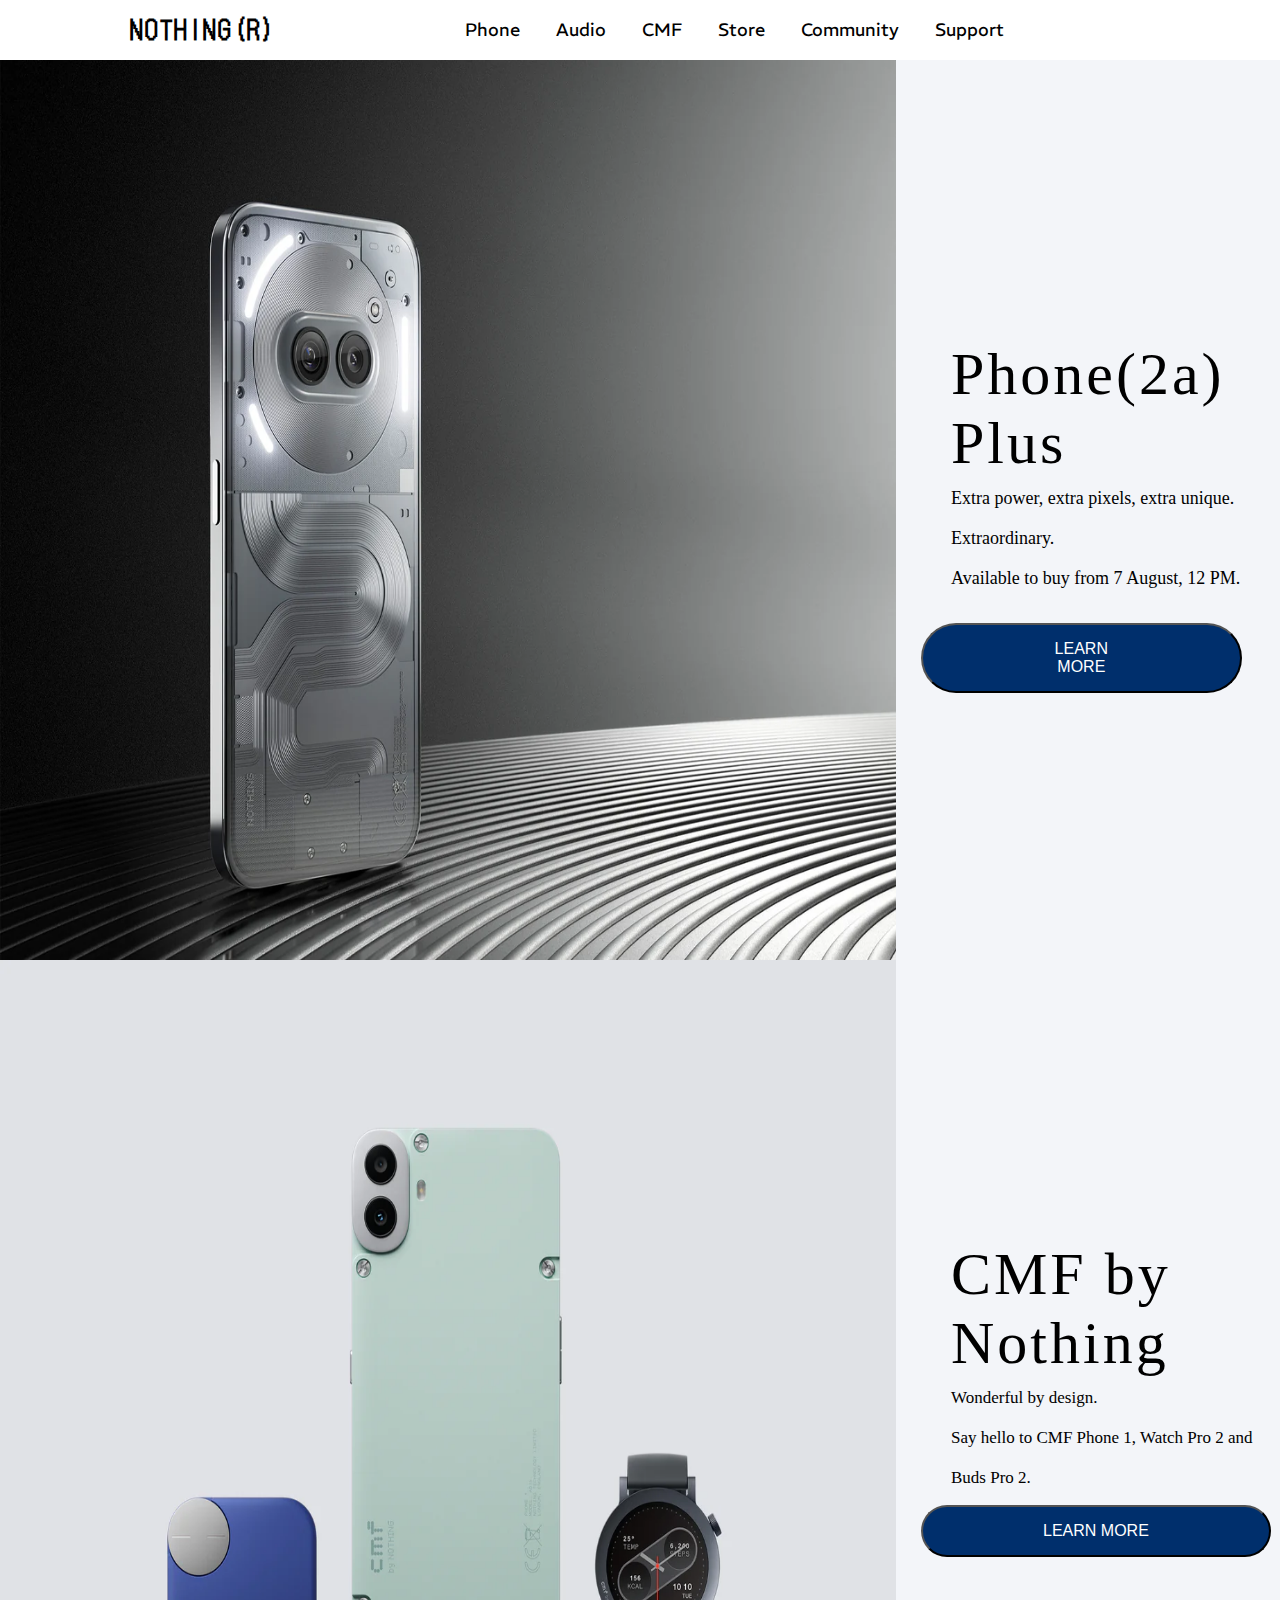
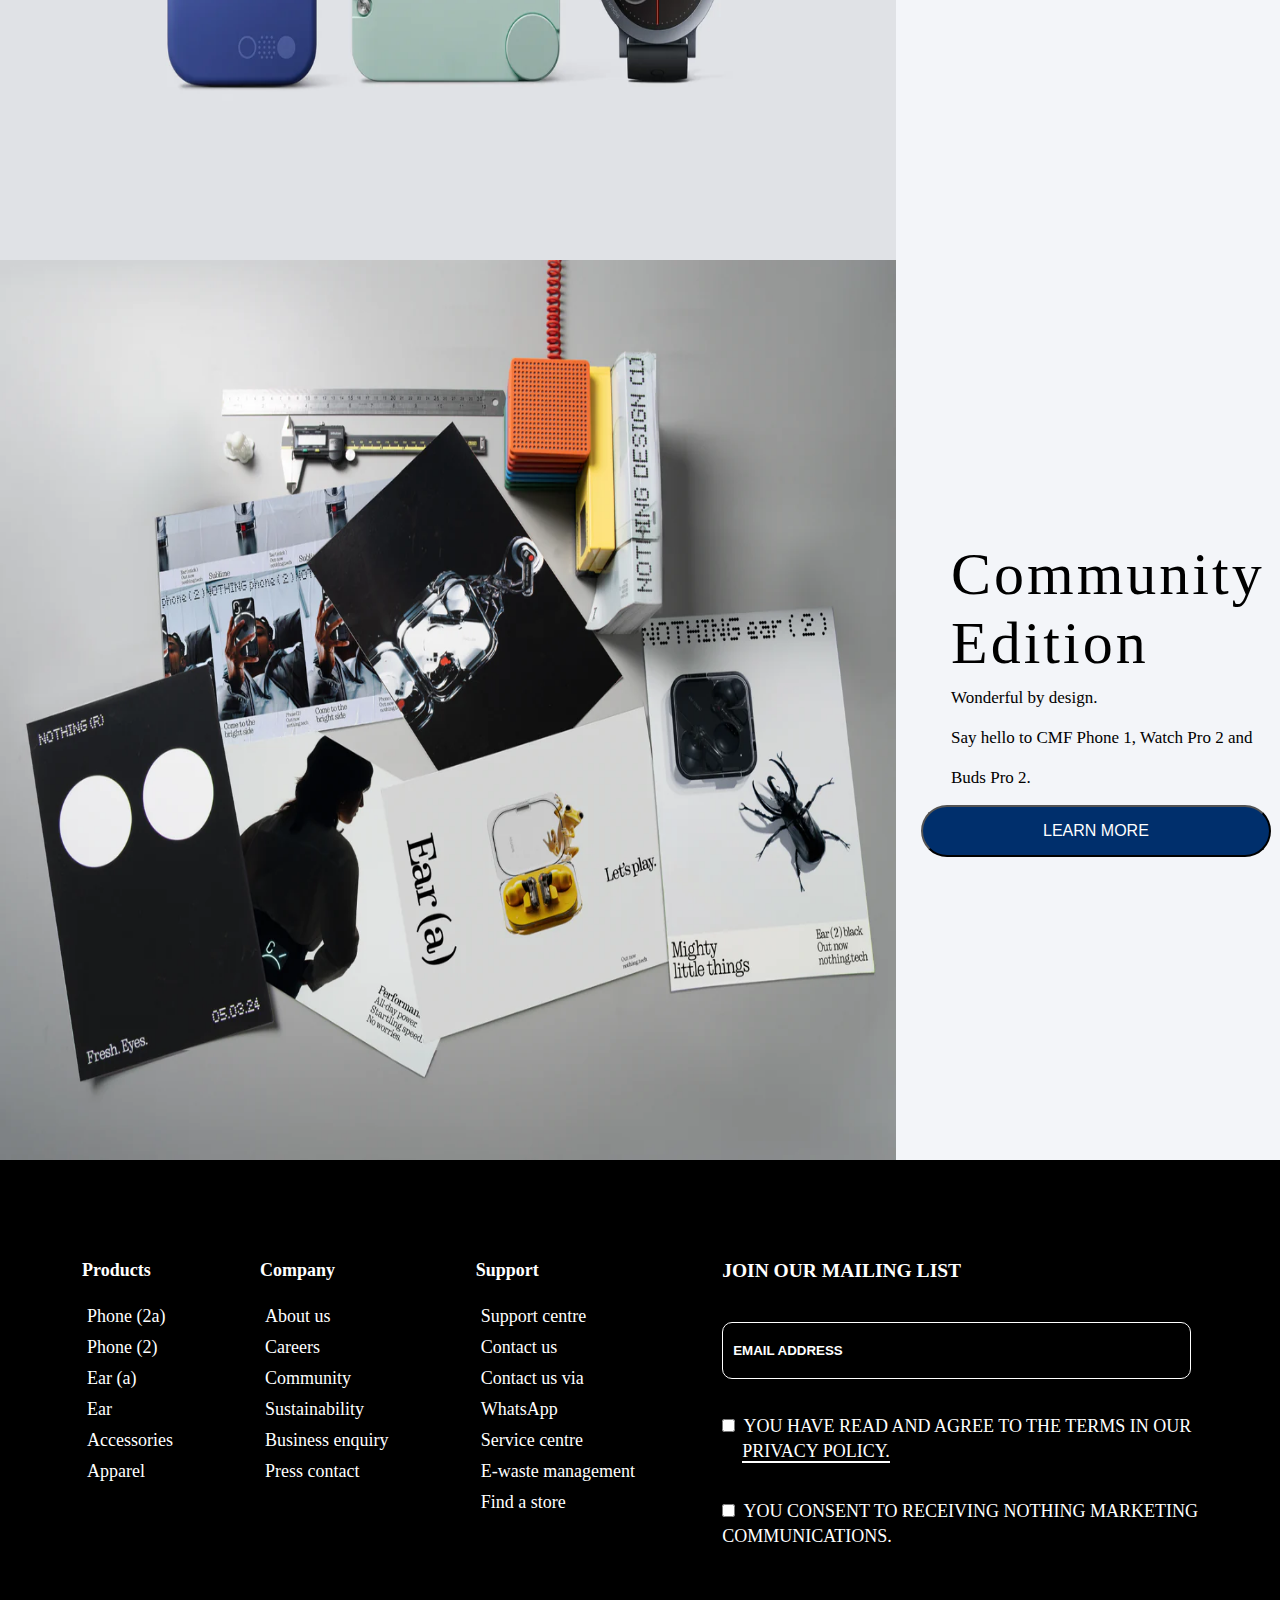
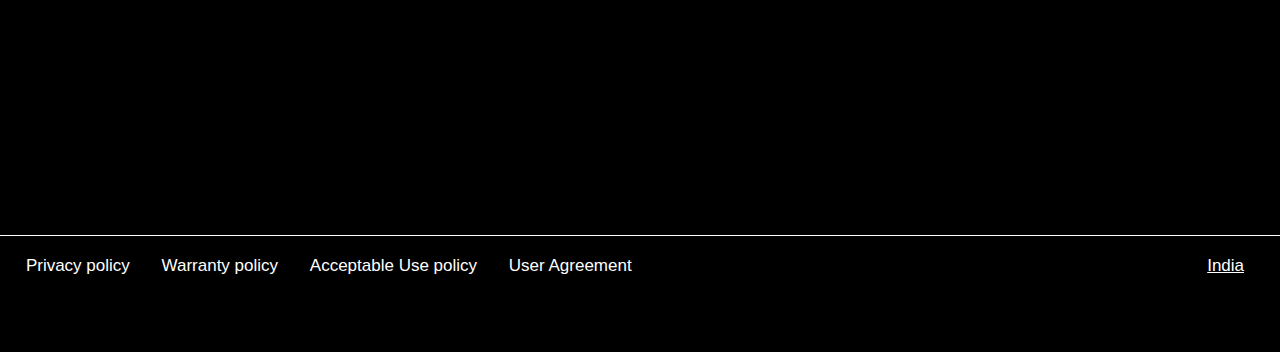
<file: index.html>
<!DOCTYPE html>
<html lang="en">
<head>
    <meta charset="UTF-8">
    <meta name="viewport" content="width=device-width, initial-scale=1.0">
    <title>Nothing</title>
    <link rel="stylesheet" href="style.css">
    <link rel="stylesheet" href="https://cdnjs.cloudflare.com/ajax/libs/font-awesome/6.6.0/css/all.min.css" integrity="sha512-Kc323vGBEqzTmouAECnVceyQqyqdsSiqLQISBL29aUW4U/M7pSPA/gEUZQqv1cwx4OnYxTxve5UMg5GT6L4JJg==" crossorigin="anonymous" referrerpolicy="no-referrer" />
    <link rel="preconnect" href="https://fonts.googleapis.com">
<link rel="preconnect" href="https://fonts.gstatic.com" crossorigin>
<link href="https://fonts.googleapis.com/css2?family=Caveat:wght@400..700&family=Edu+AU+VIC+WA+NT+Hand:wght@400..700&family=Edu+TAS+Beginner:wght@400..700&family=Open+Sans:ital,wght@0,300..800;1,300..800&family=REM:wght@100..900&family=Rubik:ital,wght@0,300..900;1,300..900&display=swap" rel="stylesheet">
<link rel="preconnect" href="https://fonts.googleapis.com">
<link rel="preconnect" href="https://fonts.gstatic.com" crossorigin>
<link href="https://fonts.googleapis.com/css2?family=Caveat:wght@400..700&family=Codystar:wght@300;400&family=DotGothic16&family=Edu+AU+VIC+WA+NT+Hand:wght@400..700&family=Edu+TAS+Beginner:wght@400..700&family=Open+Sans:ital,wght@0,300..800;1,300..800&family=REM:wght@100..900&family=Rubik:ital,wght@0,300..900;1,300..900&display=swap" rel="stylesheet">

</head>
<body>
    <nav class="header">
        <div class="logo">
            <a href="index.html"><h2>NOTHING(R)</h2></a>
        </div>
        <div class="section">
            <ul class="lists">
                <a href=""><li>Phone</li></a>
                <a href=""><li>Audio</li></a>
                <a href=""><li>CMF</li></a>
                <a href=""><li>Store</li></a>
                <a href=""><li>Community</li></a>
                <a href=""><li>Support</li></a>
            </ul>
        </div>
        <div class="login">
            <a href="login.html"><i class="fa-regular fa-user"></i></a>
        </div>
    </nav>
    <div class="container">
        <div class="first">
            <img src="phone-2a-plus-desktop_1292x.webp" alt="">
            <aside class="first-side">
                <h1>Phone(2a) <br>Plus</h1>
                <p>Extra power, extra pixels, extra unique.</p>

                 <p> Extraordinary. </p>
                    
                 <p>Available to buy from 7 August, 12 PM.
                 </p><br>
                <button>LEARN MORE</button>
            </aside>
        </div>
        <div class="second">
            <img src="Homepage_-_Desktop_-_1560x2040_801a445f-c46b-472c-8c85-0f69c6401306_1292x.webp" alt="">
            <aside class="second-side">
                <h1>CMF by <br>Nothing</h1>
                <p>Wonderful by design.</p>

                <p>Say hello to CMF Phone 1, Watch Pro 2 and Buds Pro 2.</p>

                <button>LEARN MORE</button>
            </aside>
        </div>
        <div class="third">
            <img src="homepage-desktop_1_1292x.webp" alt="">
            <aside class="third-side">
                <h1>Community <br>Edition</h1>
                <p>Wonderful by design.</p>

                <p>Say hello to CMF Phone 1, Watch Pro 2 and Buds Pro 2.</p>

                <button>LEARN MORE</button>
            </aside>
        </div>
        <footer class="footer">
            <div class="products">
                <h2>Products</h2>
                <p>Phone (2a)</p>
                <p>Phone (2)</p>
                <p>Ear (a)</p>
                <p>Ear</p>    
                <p>Accessories</p> 
                <p>Apparel</p>
            </div>
            <div class="company">
                <h2>Company</h2>
                <p>About us</p>
                <p>Careers</p>
                <p>Community</p>
                <p>Sustainability</p>    
                <p>Business enquiry</p> 
                <p>Press contact</p>
            </div>
            <div class="support">
                <h2>Support</h2>
                <p>Support centre</p>
                <p>Contact us</p>
                <p>Contact us via</p>
                <p>WhatsApp</p>
                <p>Service centre</p>
                <p>E-waste management</p>
                <p>Find a store</p>
            </div>
            <div class="mailing">
                <h2>JOIN OUR MAILING LIST</h2>
                <input placeholder="EMAIL ADDRESS"><br>
                <input type="checkbox" name="span">
                <label>YOU HAVE READ AND AGREE TO THE TERMS IN OUR <br> <a href="#">PRIVACY POLICY.</a></label><br>
                <input type="checkbox" name="span2">
                <label for="span2">YOU CONSENT TO RECEIVING NOTHING MARKETING <br> COMMUNICATIONS.</label>
            </div>
        </footer>
        <div class="last">
            <p>Privacy policy</p>  
            <p>Warranty policy</p> 
            <p>Acceptable Use policy</p> 
            <p>User Agreement</p> 
            <div class="social-media">
                <a href="https://www.instagram.com/nothing/?hl=en" target="_blank"><i class="fa-brands fa-instagram"></i></a>
                <a href="https://www.youtube.com/c/NothingTechnology" target="_blank"><i class="fa-brands fa-youtube"></i></a>
                <a href="https://x.com/nothing?mx=2" target="_blank"><i class="fa-brands fa-x-twitter"></i></a>
                <a href="#"><i class="fa-brands fa-tiktok"></i></a>
                <a href="https://discord.com/channels/930878214237200394/onboarding" target="_blank"><i class="fa-brands fa-discord"></i></a>
            </div>
            <a href="#">India</a>
    </div>
</body>
</html>
</file>
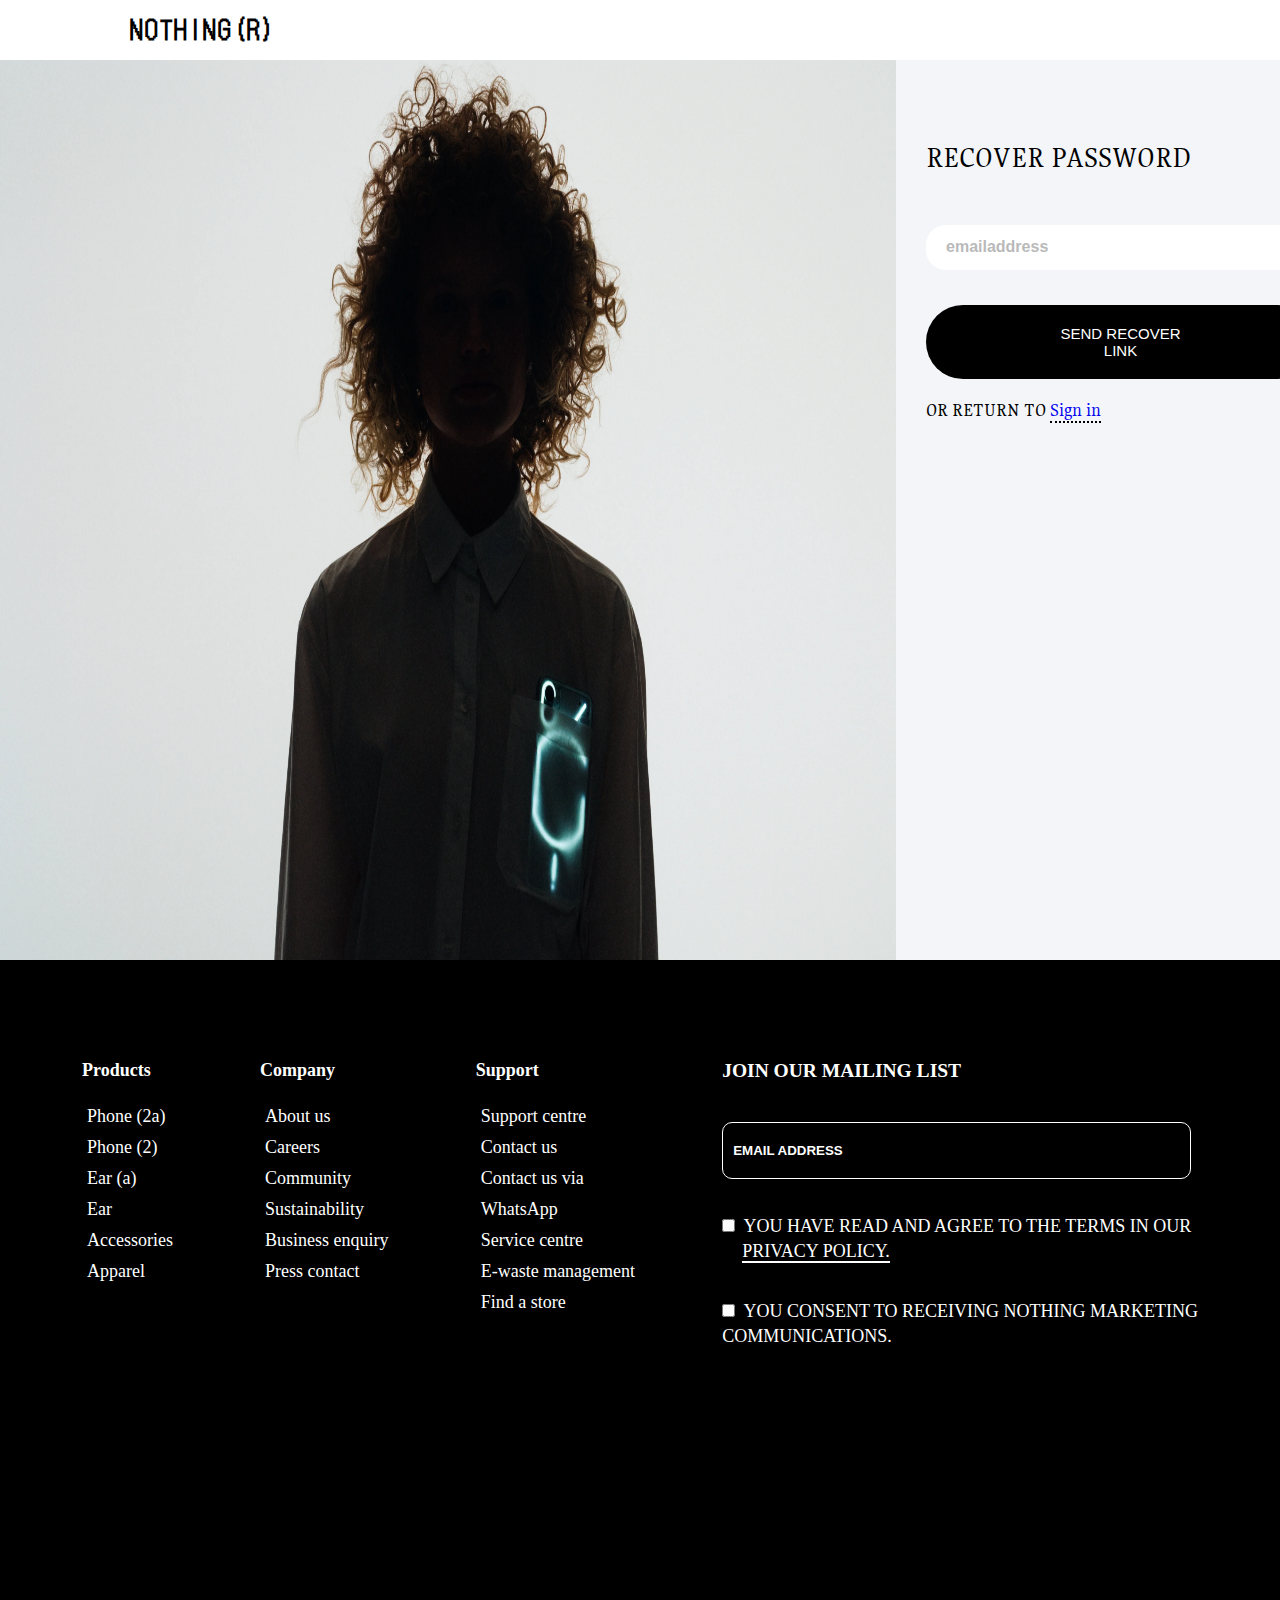
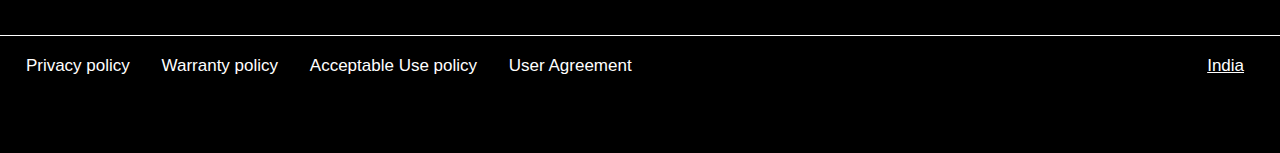
<file: forget-password.html>
<!DOCTYPE html>
<html lang="en">
<head>
    <meta charset="UTF-8">
    <meta name="viewport" content="width=device-width, initial-scale=1.0">
    <title>Document</title>
    <link rel="stylesheet" href="forger-pass.css">
    <link rel="preconnect" href="https://fonts.googleapis.com">
<link rel="preconnect" href="https://fonts.gstatic.com" crossorigin>
<link href="https://fonts.googleapis.com/css2?family=Caveat:wght@400..700&family=Codystar:wght@300;400&family=DotGothic16&family=Edu+AU+VIC+WA+NT+Hand:wght@400..700&family=Edu+TAS+Beginner:wght@400..700&family=Open+Sans:ital,wght@0,300..800;1,300..800&family=REM:wght@100..900&family=Rubik:ital,wght@0,300..900;1,300..900&display=swap" rel="stylesheet">
<link rel="preconnect" href="https://fonts.googleapis.com">
<link rel="preconnect" href="https://fonts.gstatic.com" crossorigin>
<link href="https://fonts.googleapis.com/css2?family=Caveat:wght@400..700&family=Codystar:wght@300;400&family=DotGothic16&family=Edu+AU+VIC+WA+NT+Hand:wght@400..700&family=Edu+TAS+Beginner:wght@400..700&family=Gupter:wght@400;500;700&family=Open+Sans:ital,wght@0,300..800;1,300..800&family=REM:wght@100..900&family=Rubik:ital,wght@0,300..900;1,300..900&display=swap" rel="stylesheet">
<link rel="stylesheet" href="https://cdnjs.cloudflare.com/ajax/libs/font-awesome/6.6.0/css/all.min.css" integrity="sha512-Kc323vGBEqzTmouAECnVceyQqyqdsSiqLQISBL29aUW4U/M7pSPA/gEUZQqv1cwx4OnYxTxve5UMg5GT6L4JJg==" crossorigin="anonymous" referrerpolicy="no-referrer" />
</head>
<body>
    <nav class="header">
        <div class="logo">
            <a href="index.html"><h2>NOTHING(R)</h2></a>
        </div>
    </nav>

    <div class="container">
        <img src="login-image.webp" alt="">
        <div class="login">
            <p class="name">RECOVER PASSWORD</p>

            <input placeholder="emailaddress"><br>
            
            <button>SEND RECOVER LINK</button>
            <p id="para">OR RETURN TO <a href="login.html">Sign in</a></p>
        </div>
    </div>

    <footer class="footer">
        <div class="products">
            <h2>Products</h2>
            <p>Phone (2a)</p>
            <p>Phone (2)</p>
            <p>Ear (a)</p>
            <p>Ear</p>    
            <p>Accessories</p> 
            <p>Apparel</p>
        </div>
        <div class="company">
            <h2>Company</h2>
            <p>About us</p>
            <p>Careers</p>
            <p>Community</p>
            <p>Sustainability</p>    
            <p>Business enquiry</p> 
            <p>Press contact</p>
        </div>
        <div class="support">
            <h2>Support</h2>
            <p>Support centre</p>
            <p>Contact us</p>
            <p>Contact us via</p>
            <p>WhatsApp</p>
            <p>Service centre</p>
            <p>E-waste management</p>
            <p>Find a store</p>
        </div>
        <div class="mailing">
            <h2>JOIN OUR MAILING LIST</h2>
            <input placeholder="EMAIL ADDRESS"><br>
            <input type="checkbox" name="span">
            <label>YOU HAVE READ AND AGREE TO THE TERMS IN OUR <br> <a href="#">PRIVACY POLICY.</a></label><br>
            <input type="checkbox" name="span2">
            <label for="span2">YOU CONSENT TO RECEIVING NOTHING MARKETING <br> COMMUNICATIONS.</label>
        </div>
    </footer>
    <div class="last">
        <p>Privacy policy</p>  
        <p>Warranty policy</p> 
        <p>Acceptable Use policy</p> 
        <p>User Agreement</p> 
        <div class="social-media">
            <a href="https://www.instagram.com/nothing/?hl=en" target="_blank"><i class="fa-brands fa-instagram"></i></a>
            <a href="https://www.youtube.com/c/NothingTechnology" target="_blank"><i class="fa-brands fa-youtube"></i></a>
            <a href="https://x.com/nothing?mx=2" target="_blank"><i class="fa-brands fa-x-twitter"></i></a>
            <a href="#"><i class="fa-brands fa-tiktok"></i></a>
            <a href="https://discord.com/channels/930878214237200394/onboarding" target="_blank"><i class="fa-brands fa-discord"></i></a>
        </div>
        <a href="#">India</a>
    </div>
</body>
</html>
</file>
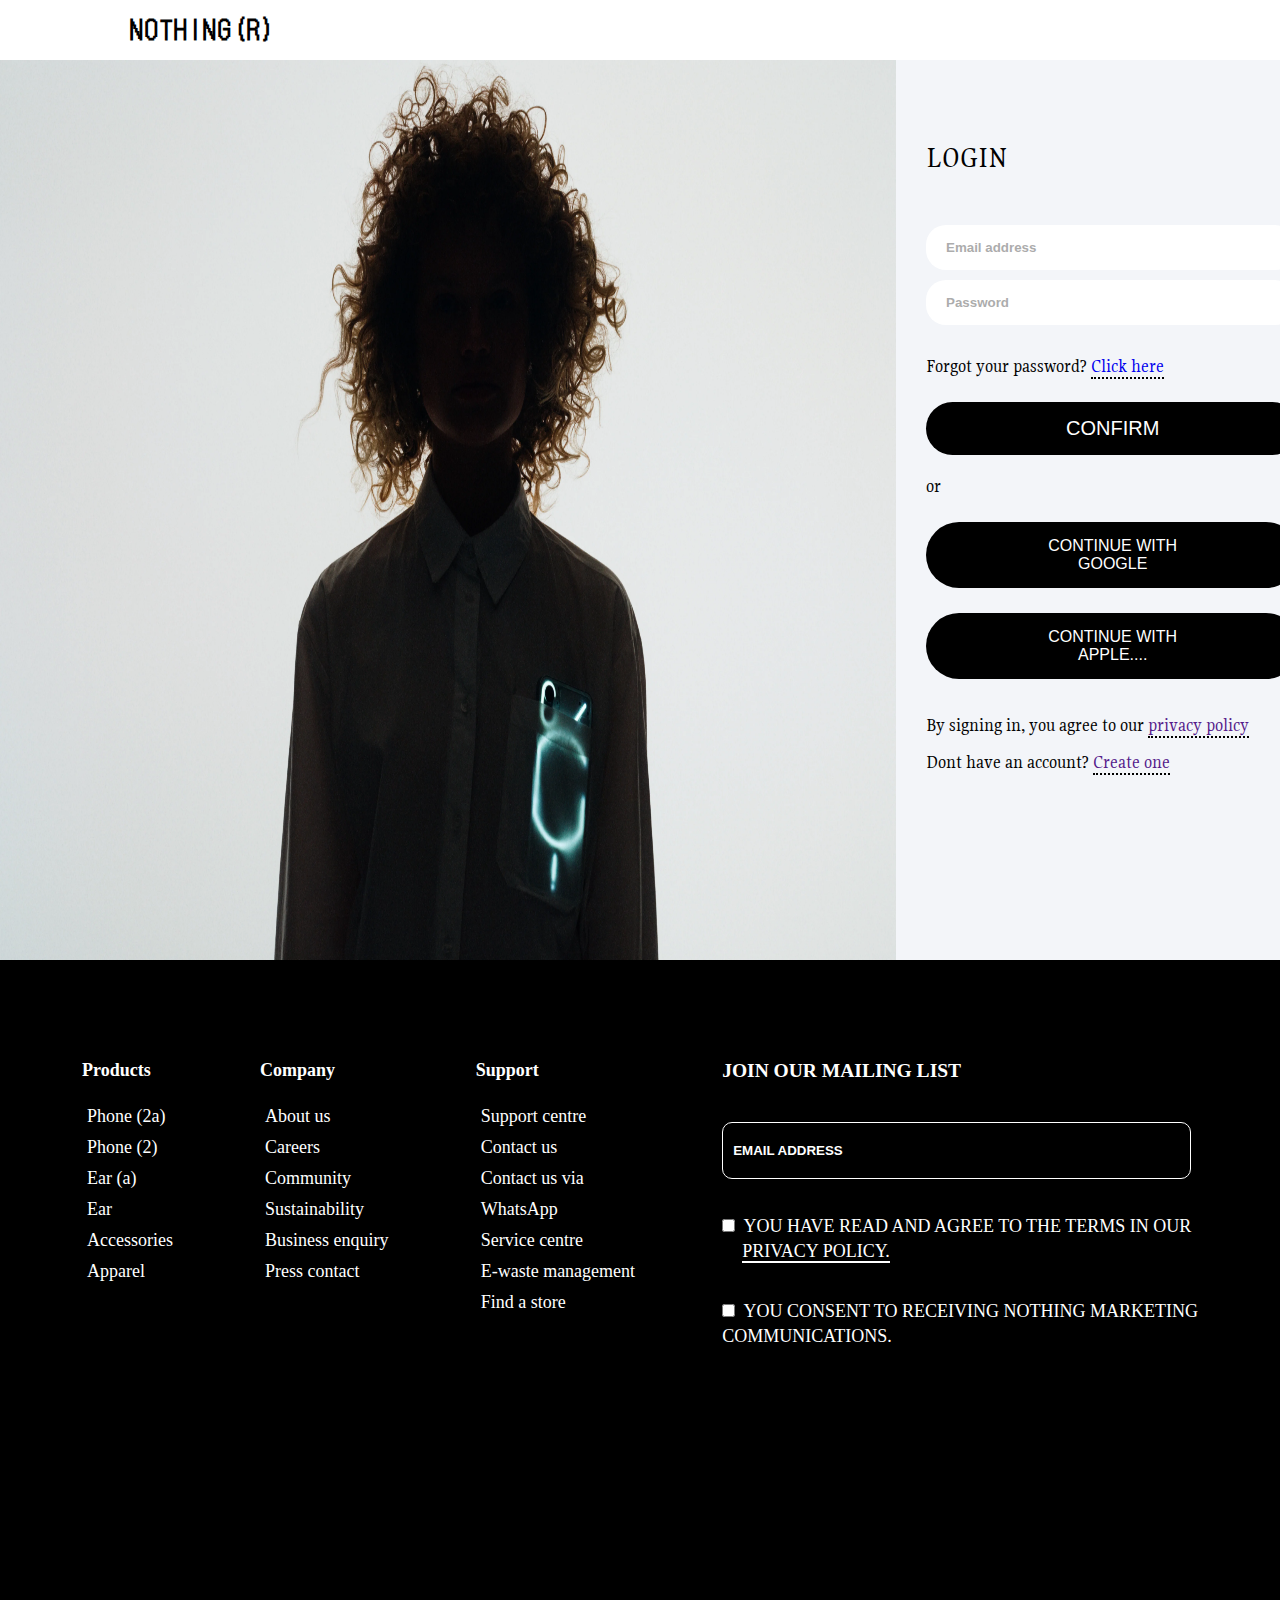
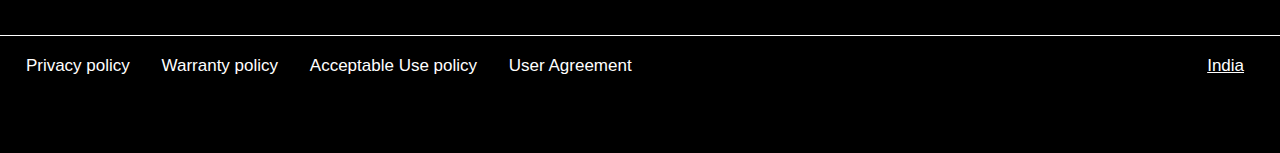
<file: login.html>
<!DOCTYPE html>
<html lang="en">
<head>
    <meta charset="UTF-8">
    <meta name="viewport" content="width=device-width, initial-scale=1.0">
    <title>Document</title>
    <link rel="stylesheet" href="login-style.css">
    <link rel="preconnect" href="https://fonts.googleapis.com">
<link rel="preconnect" href="https://fonts.gstatic.com" crossorigin>
<link href="https://fonts.googleapis.com/css2?family=Caveat:wght@400..700&family=Codystar:wght@300;400&family=DotGothic16&family=Edu+AU+VIC+WA+NT+Hand:wght@400..700&family=Edu+TAS+Beginner:wght@400..700&family=Open+Sans:ital,wght@0,300..800;1,300..800&family=REM:wght@100..900&family=Rubik:ital,wght@0,300..900;1,300..900&display=swap" rel="stylesheet">
<link rel="preconnect" href="https://fonts.googleapis.com">
<link rel="preconnect" href="https://fonts.gstatic.com" crossorigin>
<link href="https://fonts.googleapis.com/css2?family=Caveat:wght@400..700&family=Codystar:wght@300;400&family=DotGothic16&family=Edu+AU+VIC+WA+NT+Hand:wght@400..700&family=Edu+TAS+Beginner:wght@400..700&family=Gupter:wght@400;500;700&family=Open+Sans:ital,wght@0,300..800;1,300..800&family=REM:wght@100..900&family=Rubik:ital,wght@0,300..900;1,300..900&display=swap" rel="stylesheet">
<link rel="stylesheet" href="https://cdnjs.cloudflare.com/ajax/libs/font-awesome/6.6.0/css/all.min.css" integrity="sha512-Kc323vGBEqzTmouAECnVceyQqyqdsSiqLQISBL29aUW4U/M7pSPA/gEUZQqv1cwx4OnYxTxve5UMg5GT6L4JJg==" crossorigin="anonymous" referrerpolicy="no-referrer" />
</head>
<body>
    <nav class="header">
        <div class="logo">
            <a href="index.html"><h2>NOTHING(R)</h2></a>
        </div>
    </nav>

    <div class="container">
        <img src="login-image.webp" alt="">
        <div class="login">
            <p class="name">LOGIN</p>

            <input placeholder="Email address"><br>
            <input placeholder="Password">
            <p id="para">Forgot your password? <a href="forget-password.html">Click here</a></p>
            
            <button>CONFIRM</button>

            <p id="para2">or</p>

            <button id="bt1">CONTINUE WITH GOOGLE</button>
            <button id="bt1">CONTINUE WITH APPLE.... </button>

            <div class="notice">
                <p>By signing in, you agree to our <a href="">privacy policy</a> </p>

                <p>Dont have an account? <a href="">Create one</a> </p>
            </div>
        </div>
    </div>

    <footer class="footer">
        <div class="products">
            <h2>Products</h2>
            <p>Phone (2a)</p>
            <p>Phone (2)</p>
            <p>Ear (a)</p>
            <p>Ear</p>    
            <p>Accessories</p> 
            <p>Apparel</p>
        </div>
        <div class="company">
            <h2>Company</h2>
            <p>About us</p>
            <p>Careers</p>
            <p>Community</p>
            <p>Sustainability</p>    
            <p>Business enquiry</p> 
            <p>Press contact</p>
        </div>
        <div class="support">
            <h2>Support</h2>
            <p>Support centre</p>
            <p>Contact us</p>
            <p>Contact us via</p>
            <p>WhatsApp</p>
            <p>Service centre</p>
            <p>E-waste management</p>
            <p>Find a store</p>
        </div>
        <div class="mailing">
            <h2>JOIN OUR MAILING LIST</h2>
            <input placeholder="EMAIL ADDRESS"><br>
            <input type="checkbox" name="span">
            <label>YOU HAVE READ AND AGREE TO THE TERMS IN OUR <br> <a href="#">PRIVACY POLICY.</a></label><br>
            <input type="checkbox" name="span2">
            <label for="span2">YOU CONSENT TO RECEIVING NOTHING MARKETING <br> COMMUNICATIONS.</label>
        </div>
    </footer>
    <div class="last">
        <p>Privacy policy</p>  
        <p>Warranty policy</p> 
        <p>Acceptable Use policy</p> 
        <p>User Agreement</p> 
        <div class="social-media">
            <a href="https://www.instagram.com/nothing/?hl=en" target="_blank"><i class="fa-brands fa-instagram"></i></a>
            <a href="https://www.youtube.com/c/NothingTechnology" target="_blank"><i class="fa-brands fa-youtube"></i></a>
            <a href="https://x.com/nothing?mx=2" target="_blank"><i class="fa-brands fa-x-twitter"></i></a>
            <a href="#"><i class="fa-brands fa-tiktok"></i></a>
            <a href="https://discord.com/channels/930878214237200394/onboarding" target="_blank"><i class="fa-brands fa-discord"></i></a>
        </div>
        <a href="#">India</a>
    </div>
</body>
</html>
</file>
<file: style.css>
*{
    margin: 0px;
    padding: 0px;
    box-sizing: border-box;
}

/*navbar*/
.header{
    display: flex;
    width: 100vw;
    height: 60px;
    box-shadow: 1px 1px 1px black;
}

.logo{
    margin:10px 170px 30px 130px
}
.logo h2{
    font-size: 25px;
    font-family: "DotGothic16", sans-serif;
    font-weight: bold;
    letter-spacing: 2px;
}
.logo  a{
    text-decoration: none;
    color: black;
}


.section{
    width: 100vw;
}
.section .lists{
    display: flex;
    flex-direction: row;
    justify-content: center;
}
.lists{
    list-style-type: none;
}
.lists a{
    text-decoration: none;
    font-size: 18px;
    font-family: "REM", sans-serif,Arial, Helvetica, sans-serif;
    color: black;
    padding: 18px;
}
.lists a :hover{
    padding-bottom: 18px;
    border-bottom: 1px solid black;
}


.login{
    margin:20px 150px 30px 200px;
    font-size: 28px;
}
.login a{
    color: black;
}



/*body*/

.container{
    position: relative;
    top: 0;
    width: 100vw;
    height: 100vh;
    background-color: rgb(243, 245, 249);
}


.first{
    display: flex;
}
.first img{
    height: 100vh;
    width: 70vw;
}

.first-side{
    justify-content: flex-end;
    padding-left: 25px;
    width: 27vw;
}
.first .first-side h1{
    margin-top: 280px;
    margin-left: 30px;
    font-size: 60px;
    font-weight: 400;
    letter-spacing: 0.05em;
}
.first-side p{
    margin-left: 30px;
    font-size: 18px;
    line-height: 40px;
}
.first-side button{
    background-color: rgb(0, 47, 108);
    color: white;
    font-size: 16px;
    margin-top: 7px;
    padding: 15px 120px;
    border-radius: 50px;
}
.first-side button:hover{
    transform: scale(1.03,1.03);
    background-color: rgb(3, 28, 60);
}



.second,.third{
    display: flex;
}
.second img,.third img{
    height: 100vh;
    width: 70vw;
}

.second-side,.third-side{
    background-color: rgb(243, 245, 249);
    justify-content: flex-end;
    padding-left: 25px;
    width: 30vw;
}
.second .second-side h1,.third .third-side h1{
    margin-top: 280px;
    margin-left: 30px;
    font-size: 60px;
    font-weight: 400;
    letter-spacing: 0.05em;
}
.second-side p,.third-side p{
    margin-left: 30px;
    font-size: 17px;
    line-height: 40px;
}
.second-side button,.third-side button{
    background-color: rgb(0, 47, 108);
    color: white;
    font-size: 16px;
    margin-top: 7px;
    padding: 15px 120px;
    border-radius: 50px;
    cursor: pointer;
}
.second-side button:hover,.third-side button:hover{
    transform: scale(1.03,1.03);
    background-color: rgb(3, 28, 60);
}






.footer{
    width: 100vw;
    height: 75vh;
    background-color: black;
    color: white;
    display: flex;
    justify-content: space-evenly;
}
.footer .products,.footer .company,.footer .support,.footer .mailing{
    margin-top: 100px;
    font-size: 13px;
    font-family:Cambria, Cochin, Georgia, Times, 'Times New Roman', serif;
}
.footer .products h2 ,.footer .company h2,.footer .support h2{
    font-size: 18px;
    padding-bottom: 20px;
}
.footer .products p,.footer .company p,.footer .support p,.footer .mailing label{
    cursor: pointer;
    padding: 5px;
    font-size: 18px;
}

.footer .mailing input{
    margin-top: 40px;
    padding: 20px 280px 20px 10px;
    border-radius: 10px;
    background-color: black;
    border: 1px solid white;
    color: white;
}
.footer .mailing input::placeholder{
    color: white;
    font-weight: bold;
}
.footer .mailing label{
    line-height: 25px;
}
.footer .mailing label a{
    text-decoration: none;
    border-bottom: 2px solid white;
    color: white;
    margin-left: 20px;
    line-height: 10px;
}




.last{
    border-top: 1px solid white;
    background-color: black;
    width: 100vw;
    height: 13vh;
    display: flex;
    justify-content: space-around;
    color: white;
    border: 2px solid rde;
}
.last p,.last .social-media,.last  a{
    margin-left: 20px;
    margin-top: 20px;
    font-family:'Gill Sans', 'Gill Sans MT', Calibri, 'Trebuchet MS', sans-serif;
    font-size: 17px;
}
.last .social-media{
    width: 40vw;
    height: 10vh;
    display: flex;
    justify-content: center;
}

.last a{
    padding-right: 30px;
    color: white;
}
</file>
<file: forger-pass.css>
*{
    margin: 0px;
    padding: 0px;
}

/*navbar*/
.header{
    display: flex;
    width: 100vw;
    height: 60px;
    box-shadow: 0.4px 0.4px 0.4px black;
}

.logo{
    margin:10px 170px 30px 130px
}
.logo h2{
    font-size: 25px;
    font-family: "DotGothic16", sans-serif;
    font-weight: bold;
    letter-spacing: 2px;
}
.logo  a{
    text-decoration: none;
    color: black;
}


.container{
    display: flex;
    width: 100vw;
    height: 100vh;
    background-color: rgb(243, 245, 249);
}

.container img{
    height: 100vh;
    width: 70vw;
}

.login{
    margin-left: 30px;
}
.login .name{
    font-size: 30px;
    margin: 80px 0px 50px 0px;
}
.container .login input{
    padding: 15px 190px 15px 20px;
    border-radius: 20px;
    border: none;
    margin-bottom: 10px;
    font-weight: bold;
}
.container .login input::placeholder{
    opacity: 0.5;
    font-size: 16px;
}

.container .login p{
    font-family: "Gupter", serif;
}
.container .login p a{
    text-decoration: none;
    border-bottom: 2px dotted black;
}

/* .container .login input,.container .login #para,.container .login button{
    margin-left: 30px;
} */
.container .login #para{
    margin-top: 20px;
    font-size: 19px;
}


.container .login button{
    padding: 20px 120px;
    transition: padding 0.5s ease-in-out;
    font-size: 15px;
    border-radius: 50px;
    border: none;
    color: white;
    background-color: black;
    margin-top: 25px;
    cursor: pointer;
}
.container .login button:hover{
    transform: scale(1.03,1.03);
}






.footer{
    width: 100vw;
    height: 75vh;
    background-color: black;
    color: white;
    display: flex;
    justify-content: space-evenly;
}
.footer .products,.footer .company,.footer .support,.footer .mailing{
    margin-top: 100px;
    font-size: 13px;
    font-family:Cambria, Cochin, Georgia, Times, 'Times New Roman', serif;
}
.footer .products h2 ,.footer .company h2,.footer .support h2{
    font-size: 18px;
    padding-bottom: 20px;
}
.footer .products p,.footer .company p,.footer .support p,.footer .mailing label{
    cursor: pointer;
    padding: 5px;
    font-size: 18px;
}

.footer .mailing input{
    margin-top: 40px;
    padding: 20px 280px 20px 10px;
    border-radius: 10px;
    background-color: black;
    border: 1px solid white;
    color: white;
}
.footer .mailing input::placeholder{
    color: white;
    font-weight: bold;
}
.footer .mailing label{
    line-height: 25px;
}
.footer .mailing label a{
    text-decoration: none;
    border-bottom: 2px solid white;
    color: white;
    margin-left: 20px;
    line-height: 10px;
}


.last{
    border-top: 1px solid white;
    background-color: black;
    width: 100vw;
    height: 13vh;
    display: flex;
    justify-content: space-around;
    color: white;
    border: 2px solid rde;
}
.last p,.last .social-media,.last  a{
    margin-left: 20px;
    margin-top: 20px;
    font-family:'Gill Sans', 'Gill Sans MT', Calibri, 'Trebuchet MS', sans-serif;
    font-size: 17px;
}
.last .social-media{
    width: 40vw;
    height: 10vh;
    display: flex;
    justify-content: center;
}

.last a{
    padding-right: 30px;
    color: white;
}
</file>
<file: login-style.css>
*{
    margin: 0px;
    padding: 0px;
}

/*navbar*/
.header{
    display: flex;
    width: 100vw;
    height: 60px;
    box-shadow: 0.4px 0.4px 0.4px black;
}

.logo{
    margin:10px 170px 30px 130px
}
.logo h2{
    font-size: 25px;
    font-family: "DotGothic16", sans-serif;
    font-weight: bold;
    letter-spacing: 2px;
}
.logo  a{
    text-decoration: none;
    color: black;
}


.container{
    display: flex;
    width: 100vw;
    height: 100vh;
    background-color: rgb(243, 245, 249);
}

.container img{
    height: 100vh;
    width: 70vw;
}

.login{
    margin-left: 30px;
}
.login .name{
    font-size: 30px;
    margin: 80px 0px 50px 0px;
}
.container .login input{
    padding: 15px 170px 15px 20px;
    border-radius: 20px;
    border: none;
    margin-bottom: 10px;
    font-weight: bold;
}
.container .login input::placeholder{
    opacity: 0.6;
}

.container .login p{
    font-family: "Gupter", serif;
}
.container .login p a{
    text-decoration: none;
    border-bottom: 2px dotted black;
}

/* .container .login input,.container .login #para,.container .login button{
    margin-left: 30px;
} */
.container .login #para,.container .login #para2{
    margin-top: 20px;
    font-size: 19px;
}


.container .login button,.container .login #bt1{
    padding: 15px 140px;
    transition: padding 0.5s ease-in-out;
    font-size: 20px;
    border-radius: 50px;
    border: none;
    color: white;
    background-color: black;
    margin-top: 25px;
    cursor: pointer;
}
.container .login button:hover,.container .login #bt1:hover{
    transform: scale(1.03,1.03);
}

.container .login #bt1{
    padding: 15px 90px 15px 90px;
    font-size: 16px;
}


.container .login .notice{
    padding-top: 20px;
}
.container .login .notice p{
    margin-top: 15px;
    font-family: "Gupter", serif;
    font-size: 19px;
}
.container .login .notice p a{
    text-decoration: none;
    border-bottom: 2px dotted black;
}





.footer{
    width: 100vw;
    height: 75vh;
    background-color: black;
    color: white;
    display: flex;
    justify-content: space-evenly;
}
.footer .products,.footer .company,.footer .support,.footer .mailing{
    margin-top: 100px;
    font-size: 13px;
    font-family:Cambria, Cochin, Georgia, Times, 'Times New Roman', serif;
}
.footer .products h2 ,.footer .company h2,.footer .support h2{
    font-size: 18px;
    padding-bottom: 20px;
}
.footer .products p,.footer .company p,.footer .support p,.footer .mailing label{
    cursor: pointer;
    padding: 5px;
    font-size: 18px;
}

.footer .mailing input{
    margin-top: 40px;
    padding: 20px 280px 20px 10px;
    border-radius: 10px;
    background-color: black;
    border: 1px solid white;
    color: white;
}
.footer .mailing input::placeholder{
    color: white;
    font-weight: bold;
}
.footer .mailing label{
    line-height: 25px;
}
.footer .mailing label a{
    text-decoration: none;
    border-bottom: 2px solid white;
    color: white;
    margin-left: 20px;
    line-height: 10px;
}




.last{
    border-top: 1px solid white;
    background-color: black;
    width: 100vw;
    height: 13vh;
    display: flex;
    justify-content: space-around;
    color: white;
    border: 2px solid rde;
}
.last p,.last .social-media,.last  a{
    margin-left: 20px;
    margin-top: 20px;
    font-family:'Gill Sans', 'Gill Sans MT', Calibri, 'Trebuchet MS', sans-serif;
    font-size: 17px;
}
.last .social-media{
    width: 40vw;
    height: 10vh;
    display: flex;
    justify-content: center;
}

.last a{
    padding-right: 30px;
    color: white;
}
</file>
